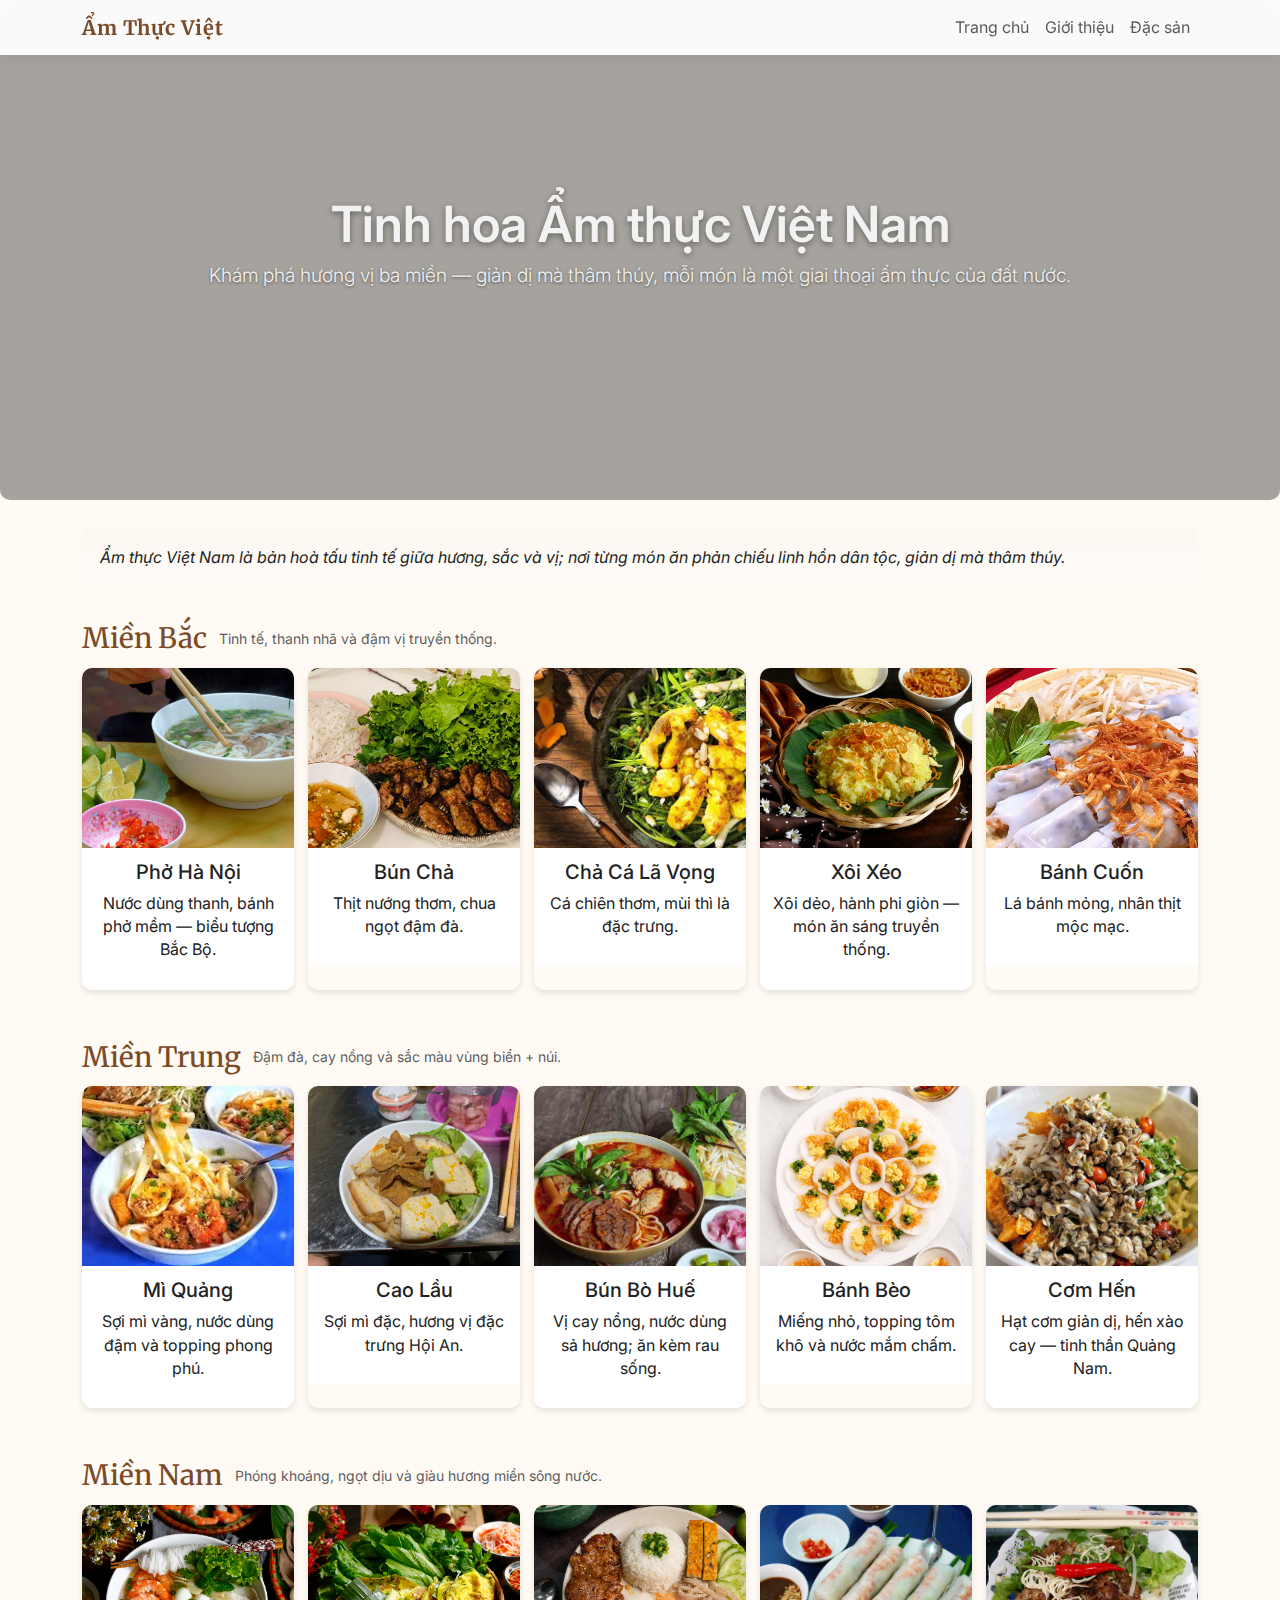
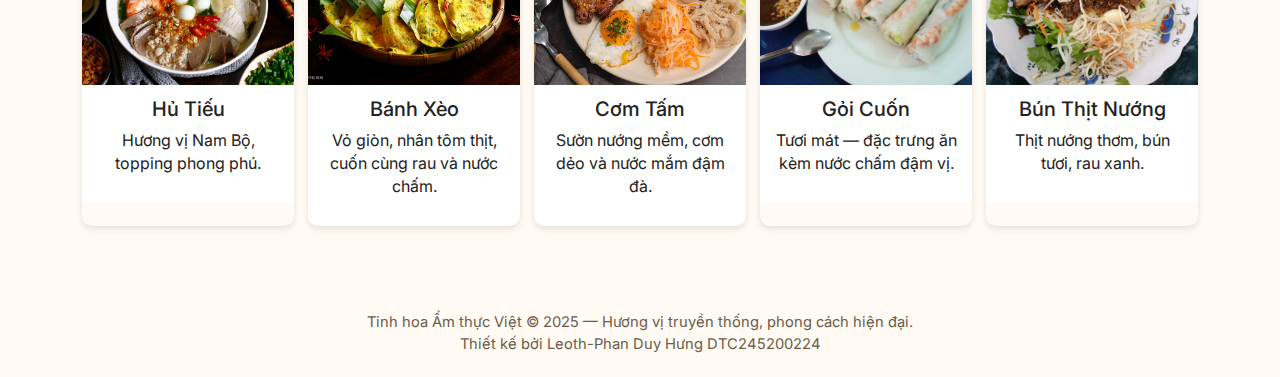
<file: index.html>
<!doctype html>
<html lang="vi">

<head>
    <meta charset="utf-8" />
    <meta name="viewport" content="width=device-width, initial-scale=1" />
    <title>Tinh hoa Ẩm thực Việt Nam</title>

    <!-- Bootstrap 5 CDN -->
    <link href="https://cdn.jsdelivr.net/npm/bootstrap@5.3.0/dist/css/bootstrap.min.css" rel="stylesheet">

    <!-- Fonts -->
    <link
        href="https://fonts.googleapis.com/css2?family=Merriweather:wght@300;700&family=Inter:wght@300;500;700&display=swap"
        rel="stylesheet">
    <link rel="stylesheet" href="css/VietFoods.css">
</head>

<body>
    <!-- NAVBAR -->
    <nav class="navbar navbar-expand-lg fixed-top">
        <div class="container">
            <a class="navbar-brand brand-title" href="#home">Ẩm Thực Việt</a>
            <button class="navbar-toggler" type="button" data-bs-toggle="collapse" data-bs-target="#navMenu">
                <span class="navbar-toggler-icon"></span>
            </button>
            <div class="collapse navbar-collapse" id="navMenu">
                <ul class="navbar-nav ms-auto align-items-lg-center">
                    <li class="nav-item"><a class="nav-link" href="#home">Trang chủ</a></li>
                    <li class="nav-item"><a class="nav-link" href="#gioi-thieu">Giới thiệu</a></li>
                    <li class="nav-item"><a class="nav-link" href="#dac-san">Đặc sản</a></li>
                </ul>
            </div>
        </div>
    </nav>

    <!-- HERO -->
    <header id="home" class="hero d-flex align-items-center text-light">
        <a href="https://vi.wikipedia.org/wiki/%E1%BA%A8m_th%E1%BB%B1c_Vi%E1%BB%87t_Nam" target="_blank">
        <div class="overlay"></div>
        <div class="container fade-in text-center">
            <h1>Tinh hoa Ẩm thực Việt Nam</h1>
            <p class="lead">
                Khám phá hương vị ba miền — giản dị mà thâm thúy, mỗi món là một giai thoại ẩm thực của đất nước.
            </p>
        </div>
        </a>
    </header>


    <main class="container" style="margin-top:28px;">

        <!-- INTRO -->
        <section id="gioi-thieu" class="intro fade-in">
            <p class="mb-0" style="font-style:italic;">
                Ẩm thực Việt Nam là bản hoà tấu tinh tế giữa hương, sắc và vị; nơi từng món ăn phản chiếu linh hồn dân
                tộc, giản dị mà thâm thúy.
            </p>
        </section>

        <!-- ĐẶC SẢN 3 MIỀN -->
        <section id="dac-san" class="fade-in">
            <!-- Bắc -->
            <div class="region">
                <div class="region-header">
                    <h3>Miền Bắc</h3>
                    <small class="text-muted">Tinh tế, thanh nhã và đậm vị truyền thống.</small>
                </div>
                <div class="dish-grid">
                    <!-- item -->
                    <figure class="dish-card">
                        <a href="https://vi.wikipedia.org/wiki/Ph%E1%BB%9F" target="_blank">
                            <img src="img/PhoHN.jpg" alt="Phở Hà Nội">
                            <figcaption class="overlay">
                                <div>
                                    <h5>Phở Hà Nội</h5>
                                    <p>Tô phở nghi ngút khói, nước dùng trong vắt được ninh từ xương bò nhiều giờ liền, dậy mùi gừng nướng và quế hồi. Bánh phở mềm, thịt bò tái chín vừa tới, thêm vài lát hành lá, giọt chanh, chút ớt cay – giản dị mà thanh tao như chính người Hà Nội.</p>
                                </div>
                            </figcaption>
                            <div class="card-body">
                                <h5>Phở Hà Nội</h5>
                                <p>Nước dùng thanh, bánh phở mềm — biểu tượng Bắc Bộ.</p>
                            </div>
                        </a>
                    </figure>

                    <figure class="dish-card">
                        <a href="https://vi.wikipedia.org/wiki/B%C3%BAn_ch%E1%BA%A3" target="_blank">
                            <img src="img/bunCha.jpg" alt="Bún Chả">
                            <figcaption class="overlay">
                                <div>
                                    <h5>Bún Chả</h5>
                                    <p>Món ăn đặc trưng Thủ đô, kết hợp chả thịt nướng thơm lừng, bún trắng tinh và nước mắm pha chua ngọt. Rau sống ăn kèm làm dịu vị béo, tạo nên hương vị hài hòa – đậm đà mà dân dã, vừa quen vừa thương.</p>
                                </div>
                            </figcaption>
                            <div class="card-body">
                                <h5>Bún Chả</h5>
                                <p>Thịt nướng thơm, chua ngọt đậm đà.</p>
                            </div>
                        </a>
                    </figure>

                    <figure class="dish-card">
                        <a href="https://vi.wikipedia.org/wiki/Ch%E1%BA%A3_c%C3%A1_L%C3%A3_V%E1%BB%8Dng"
                            target="_blank">
                            <img src="img/chaCaLaVong.jpg" alt="Chả Cá Lã Vọng">
                            <figcaption class="overlay">
                                <div>
                                    <h5>Chả Cá Lã Vọng</h5>
                                    <p>Món ngon trứ danh của đất Kinh kỳ, cá lăng cắt miếng ướp nghệ, thì là và hành, nướng sơ rồi xào nóng trên chảo mỡ. Ăn kèm bún, lạc rang và mắm tôm – mùi thơm lan tỏa, béo ngậy, gói trọn tinh túy ẩm thực Hà Thành.</p>
                                </div>
                            </figcaption>
                            <div class="card-body">
                                <h5>Chả Cá Lã Vọng</h5>
                                <p>Cá chiên thơm, mùi thì là đặc trưng.</p>
                            </div>
                        </a>
                    </figure>

                    <figure class="dish-card">
                        <a href="https://vi.wikipedia.org/wiki/X%C3%B4i" target="_blank">
                            <img src="img/xoiXeo.jpg" alt="Xôi Xéo">
                            <figcaption class="overlay">
                                <div>
                                    <h5>Xôi Xéo</h5>
                                    <p>Món xôi vàng óng, dẻo thơm, phủ lớp đậu xanh nghiền mịn và hành phi giòn tan. Chỉ đơn giản thế thôi mà đủ làm bữa sáng ấm lòng người Hà Nội trong những buổi sớm se lạnh.</p>
                                </div>
                            </figcaption>
                            <div class="card-body">
                                <h5>Xôi Xéo</h5>
                                <p>Xôi dẻo, hành phi giòn — món ăn sáng truyền thống.</p>
                            </div>
                        </a>
                    </figure>

                    <figure class="dish-card">
                        <a href="https://vi.wikipedia.org/wiki/B%C3%A1nh_cu%E1%BB%91n" target="_blank">
                            <img src="img/banhCuon.jpg" alt="Bánh Cuốn">
                            <figcaption class="overlay">
                                <div>
                                    <h5>Bánh Cuốn</h5>
                                    <p>Những lá bánh mỏng tang, mềm mịn, cuốn nhân thịt băm và mộc nhĩ. Khi chan nước mắm pha ấm nóng, ăn cùng chả lụa và hành phi – hương vị tinh tế mà thanh tao, đặc trưng miền Bắc.</p>
                                </div>
                            </figcaption>
                            <div class="card-body">
                                <h5>Bánh Cuốn</h5>
                                <p>Lá bánh mỏng, nhân thịt mộc mạc.</p>
                            </div>
                        </a>
                    </figure>
                </div>
            </div>

            <!-- Trung -->
            <div class="region">
                <div class="region-header">
                    <h3>Miền Trung</h3>
                    <small class="text-muted">Đậm đà, cay nồng và sắc màu vùng biển + núi.</small>
                </div>
                <div class="dish-grid">
                    <figure class="dish-card">
                        <a href="https://vi.wikipedia.org/wiki/M%C3%AC_Qu%E1%BA%A3ng" target="_blank">
                            <img src="img/MiQuang.jpg" alt="Mì Quảng">
                            <figcaption class="overlay">
                                <div>
                                    <h5>Mì Quảng</h5>
                                    <p>Đặc sản của đất Quảng Nam, nổi bật với sợi mì vàng dai, nước dùng sền sệt đậm đà từ tôm, thịt và trứng cút. Rắc thêm đậu phộng rang, rau sống Trà Quế, bánh tráng nướng giòn – tất cả hòa quyện tạo nên món ăn mộc mạc mà đậm hồn miền Trung.</p>
                                </div>
                            </figcaption>
                            <div class="card-body">
                                <h5>Mì Quảng</h5>
                                <p>Sợi mì vàng, nước dùng đậm và topping phong phú.</p>
                            </div>
                        </a>
                    </figure>

                    <figure class="dish-card">
                        <a href="https://vi.wikipedia.org/wiki/Cao_l%E1%BA%A7u" target="_blank">
                            <img src="img/caoLau.jpg" alt="Cao Lầu">
                            <figcaption class="overlay">
                                <div>
                                    <h5>Cao Lầu</h5>
                                    <p>Đặc sản trứ danh của phố cổ Hội An. Sợi mì vàng dẻo, dai nhờ được ngâm trong nước tro lấy từ củi ở Cù Lao Chàm. Món ăn kết hợp thịt xá xíu, tóp mỡ giòn và rau sống Trà Quế, tạo nên hương vị vừa mộc mạc vừa tinh tế — không lẫn với bất kỳ món mì nào khác.</p>
                                </div>
                            </figcaption>
                            <div class="card-body">
                                <h5>Cao Lầu</h5>
                                <p>Sợi mì đặc, hương vị đặc trưng Hội An.</p>
                            </div>
                        </a>
                    </figure>

                    <figure class="dish-card">
                        <a href="https://vi.wikipedia.org/wiki/B%C3%BAn_b%C3%B2_Hu%E1%BA%BF" target="_blank">
                            <img src="img/bunboHue.jpg" alt="Bún Bò Huế">
                            <figcaption class="overlay">
                                <div>
                                    <h5>Bún Bò Huế</h5>
                                    <p>Niềm tự hào của ẩm thực xứ kinh kỳ. Nước dùng đậm vị xương bò và giò heo, cay nồng đặc trưng với sả, mắm ruốc Huế và ớt sa tế. Mỗi tô bún thơm phức là sự kết tinh giữa sự cầu kỳ của người Huế và vị mạnh mẽ của miền Trung.</p>
                                </div>
                            </figcaption>
                            <div class="card-body">
                                <h5>Bún Bò Huế</h5>
                                <p>Vị cay nồng, nước dùng sả hương; ăn kèm rau sống.</p>
                            </div>
                        </a>
                    </figure>

                    <figure class="dish-card">
                        <a href="https://vi.wikipedia.org/wiki/B%C3%A1nh_b%C3%A8o" target="_blank">
                            <img src="img/banhBeo.jpg" alt="Bánh Bèo">
                            <figcaption class="overlay">
                                <div>
                                    <h5>Bánh Bèo</h5>
                                    <p>Món ăn dân dã mà tinh tế của vùng đất Thừa Thiên – Huế. Bánh mỏng tang, mềm mịn, trên rắc tôm cháy, hành phi và tóp mỡ giòn tan. Khi chan nước mắm pha chua ngọt, vị béo – mặn – ngọt hòa quyện tạo nên cảm giác nhẹ nhàng mà khó quên.</p>
                                </div>
                            </figcaption>
                            <div class="card-body">
                                <h5>Bánh Bèo</h5>
                                <p>Miếng nhỏ, topping tôm khô và nước mắm chấm.</p>
                            </div>
                        </a>
                    </figure>

                    <figure class="dish-card">
                        <a href="https://vi.wikipedia.org/wiki/C%C6%A1m_h%E1%BA%BFn" target="_blank">
                            <img src="img/comHen.jpg" alt="Cơm Hến">
                            <figcaption class="overlay">
                                <div>
                                    <h5>Cơm Hến</h5>
                                    <p>Món ăn dân dã của xứ Huế, được chế biến từ cơm nguội trộn với hến xào, tóp mỡ, lạc rang, rau thơm và mắm ruốc. Vị mặn, cay, chát, ngọt hòa quyện – giản dị mà đầy cuốn hút, thể hiện trọn vẹn tinh thần Huế.</p>
                                </div>
                            </figcaption>
                            <div class="card-body">
                                <h5>Cơm Hến</h5>
                                <p>Hạt cơm giản dị, hến xào cay — tinh thần Quảng Nam.</p>
                            </div>
                        </a>
                    </figure>
                </div>
            </div>

            <!-- Nam -->
            <div class="region">
                <div class="region-header">
                    <h3>Miền Nam</h3>
                    <small class="text-muted">Phóng khoáng, ngọt dịu và giàu hương miền sông nước.</small>
                </div>
                <div class="dish-grid">
                    <figure class="dish-card">
                        <a href="https://vi.wikipedia.org/wiki/H%E1%BB%A7_ti%E1%BA%BFu" target="_blank">
                            <img src="img/huTieu.jpg" alt="Hủ Tiếu">
                            <figcaption class="overlay">
                                <div>
                                    <h5>Hủ Tiếu</h5>
                                    <p>Món ăn phổ biến khắp Nam Bộ, đặc biệt là Sài Gòn và Mỹ Tho. Nước lèo được ninh từ xương heo, trong và ngọt tự nhiên. Sợi hủ tiếu mềm dai, dùng kèm thịt nạc, tôm, gan và trứng cút. Một bát hủ tiếu sáng là khởi đầu quen thuộc của người miền Nam</p>
                                </div>
                            </figcaption>
                            <div class="card-body">
                                <h5>Hủ Tiếu</h5>
                                <p>Hương vị Nam Bộ, topping phong phú.</p>
                            </div>
                        </a>
                    </figure>

                    <figure class="dish-card">
                        <a href="https://vi.wikipedia.org/wiki/B%C3%A1nh_x%C3%A8o" target="_blank">
                            <img src="img/banhXeo.jpg" alt="Bánh Xèo">
                            <figcaption class="overlay">
                                <div>
                                    <h5>Bánh Xèo</h5>
                                    <p>Bánh giòn rụm với lớp vỏ vàng óng, nhân tôm, thịt ba chỉ và giá đỗ. Khi ăn, cuốn bánh cùng rau sống, chấm nước mắm tỏi ớt chua ngọt. Tiếng “xèo” vui tai khi đổ bột lên chảo chính là nguồn gốc tên gọi — giản dị mà thân thương.</p>
                                </div>
                            </figcaption>
                            <div class="card-body">
                                <h5>Bánh Xèo</h5>
                                <p>Vỏ giòn, nhân tôm thịt, cuốn cùng rau và nước chấm.</p>
                            </div>
                        </a>
                    </figure>

                    <figure class="dish-card">
                        <a href="https://vi.wikipedia.org/wiki/C%C6%A1m_t%E1%BA%A5m" target="_blank">
                            <img src="img/comTam.jpg" alt="Cơm Tấm">
                            <figcaption class="overlay">
                                <div>
                                    <h5>Cơm Tấm</h5>
                                    <p>Món ăn biểu tượng của Sài Gòn. Cơm nấu từ hạt tấm vỡ, ăn cùng sườn nướng, bì, chả trứng, trứng ốp la và mỡ hành. Khi chan thêm nước mắm tỏi ớt, hương vị đậm đà lan tỏa khiến ai xa quê cũng nhớ mãi.</p>
                                </div>
                            </figcaption>
                            <div class="card-body">
                                <h5>Cơm Tấm</h5>
                                <p>Sườn nướng mềm, cơm dẻo và nước mắm đậm đà.</p>
                            </div>
                        </a>
                    </figure>

                    <figure class="dish-card">
                        <a href="https://vi.wikipedia.org/wiki/G%E1%BB%8Fi_cu%E1%BB%91n" target="_blank">
                            <img src="img/goiCuon.jpg" alt="Gỏi Cuốn">
                            <figcaption class="overlay">
                                <div>
                                    <h5>Gỏi Cuốn</h5>
                                    <p>Món ăn thanh mát, cuốn trong bánh tráng mỏng là tôm, thịt luộc, bún và rau thơm. Khi chấm vào tương đậu phộng béo ngậy, vị ngọt bùi hòa cùng vị tươi mát của rau khiến ai cũng dễ xiêu lòng.</p>
                                </div>
                            </figcaption>
                            <div class="card-body">
                                <h5>Gỏi Cuốn</h5>
                                <p>Tươi mát — đặc trưng ăn kèm nước chấm đậm vị.</p>
                            </div>
                        </a>
                    </figure>
                    <figure class="dish-card">
                        <a href="https://vi.wikipedia.org/wiki/B%C3%BAn_th%E1%BB%8Bt_n%C6%B0%E1%BB%9Bng" target="_blank">
                            <img src="img/Bun_thit_nuong.jpg" alt="Bún Thịt Nướng">
                            <figcaption class="overlay">
                                <div>
                                    <h5>Bún Thịt Nướng</h5>
                                    <p>Hương thơm của thịt nướng than hồng hòa cùng vị thanh của bún, rau sống và nước mắm pha tỏi ớt. Mỗi tô bún là sự kết hợp giữa vị béo, mặn, chua, ngọt – dung dị mà đậm đà phong vị Nam Bộ.</p>
                                </div>
                            </figcaption>
                            <div class="card-body">
                                <h5>Bún Thịt Nướng</h5>
                                <p>Thịt nướng thơm, bún tươi, rau xanh.</p>
                            </div>
                        </a>
                    </figure>
                </div>
            </div>
        </section>

        <footer class="mt-5">
            <div class="container">
                <div>Tinh hoa Ẩm thực Việt © 2025 — Hương vị truyền thống, phong cách hiện đại. <br> Thiết kế bởi
                    Leoth-Phan Duy Hưng DTC245200224</div>
            </div>
        </footer>
    </main>

    <!-- Bootstrap JS -->
    <script src="https://cdn.jsdelivr.net/npm/bootstrap@5.3.0/dist/js/bootstrap.bundle.min.js"></script>
    <script src="js/VietFoods.js"></script>
</body>

</html>
</file>
<file: css/VietFoods.css>
:root {
    --brown: #7a4b2a;
    --sand: #f7efe3;
    --accent: #d9a96b;
    --bg: #fffaf3;
    --card-radius: 14px;
}

header a{
    text-decoration: none;
    color: #f2f2f2;
}

html {
    scroll-behavior: smooth;
}

body {
    font-family: 'Inter', system-ui, -apple-system, "Segoe UI", Roboto, "Helvetica Neue", Arial;
    background: var(--bg);
    color: #222;
    line-height: 1.45;
}

/* NAV */
.navbar {
    background: rgba(255, 255, 255, 0.95);
    backdrop-filter: blur(4px);
    box-shadow: 0 4px 18px rgba(0, 0, 0, 0.06);
}

.brand-title {
    font-family: 'Merriweather', serif;
    font-weight: 700;
    color: var(--brown);
    letter-spacing: 0.6px;
}

/* HERO */
.hero {
    position: relative;
    height: 500px;
    background-image: url('https://hnm.1cdn.vn/2022/05/01/hanoimoi.com.vn-uploads-images-phananh-2022-05-01-_mam2.jpg');
    /* ảnh nền */
    background-size: cover;
    background-position: center;
    background-repeat: no-repeat;
    display: flex;
    align-items: center;
    justify-content: center;
    color: #fff;
    text-align: center;
    border-radius: 10px;
    overflow: hidden;
}

.hero .overlay {
    position: absolute;
    top: 0;
    left: 0;
    width: 100%;
    height: 100%;
    background: rgba(0, 0, 0, 0.35);
    /* lớp mờ để chữ nổi bật hơn */
}

.hero h1 {
    font-size: 50px;
    font-weight: 600;
    text-shadow: 0 2px 6px rgba(0, 0, 0, 0.4);
}

.hero .lead {
    font-size: 1.2rem;
    color: #f2f2f2;
    text-shadow: 0 1px 3px rgba(0, 0, 0, 0.5);
}

/* INTRO */
.intro {
    margin-top: 1.2rem;
    margin-bottom: 2rem;
    background: linear-gradient(180deg, rgba(250, 245, 240, 0.6), rgba(255, 255, 255, 0.4));
    padding: 18px;
    border-radius: 10px;
}

/* REGION / GRID */
.region {
    margin-top: 2.2rem;
    margin-bottom: 2.2rem;
}

.region-header {
    display: flex;
    align-items: center;
    gap: 12px;
    margin-bottom: 12px;
}

.region-header h3 {
    margin: 0;
    color: var(--brown);
    font-family: 'Merriweather', serif;
}

.dish-grid {
    display: grid;
    grid-template-columns: repeat(1, 1fr);
    gap: 14px;
}

@media(min-width:576px) {
    .dish-grid {
        grid-template-columns: repeat(2, 1fr);
    }
}

@media(min-width:900px) {
    .dish-grid {
        grid-template-columns: repeat(5, 1fr);
    }
}

.dish-card {
    position: relative;
    overflow: hidden;
    border-radius: 10px;
    box-shadow: 0 3px 6px rgba(0, 0, 0, 0.1);
    cursor: pointer;
    transition: transform 0.3s ease;
}

.dish-card:hover {
  transform: scale(1.03);
}

.dish-card a {
  display: block;
  color: inherit;
  text-decoration: none;
}

.dish-link {
  text-decoration: none;
  color: inherit;
  display: block;
}

.dish-link:hover .dish-card {
  transform: scale(1.03);
  transition: transform 0.25s ease;
  box-shadow: 0 6px 16px rgba(0, 0, 0, 0.2);
}

.dish-card img {
    width: 100%;
    height: 180px;
    /* 👈 điều chỉnh chiều cao theo ý bro, 180–220px là đẹp */
    object-fit: cover;
    /* Cắt ảnh theo khung, không méo */
    object-position: center;
    /* Căn giữa vùng cắt */
    display: block;
    transition: transform 0.4s ease;
}


.dish-card:hover img {
    transform: scale(1.05);
}

/* phần overlay hiển thị khi hover */
.dish-card .overlay {
    position: absolute;
    inset: 0;
    background: rgba(0, 0, 0, 0.6);
    color: #fff;
    display: flex;
    justify-content: center;
    align-items: center;
    opacity: 0;
    transform: translateY(100%);
    transition: all 0.4s ease;
    text-align: center;
    padding: 15px;
}

/* Khi hover thì overlay hiện lên */
.dish-card:hover .overlay {
    opacity: 1;
    transform: translateY(0);
}

/* Ẩn phần chữ ban đầu khi hover */
.dish-card .card-body {
    background: #fff;
    padding: 12px;
    text-align: center;
    transition: opacity 0.3s ease;
}

.dish-card:hover .card-body {
    opacity: 0;
}

/* fade in on scroll */
.fade-in {
    opacity: 0;
    transform: translateY(18px);
    transition: all .6s cubic-bezier(.2, .9, .3, 1);
}

.fade-in.show {
    opacity: 1;
    transform: translateY(0);
}

/* CONTACT */
.contact-card {
    background: linear-gradient(180deg, #fff9f2, #fff);
    padding: 18px;
    border-radius: 12px;
    box-shadow: 0 8px 24px rgba(120, 100, 70, 0.06);
}

footer {
    margin-top: 28px;
    padding: 22px 0;
    color: #6b5b4a;
    text-align: center;
    font-size: 0.92rem;
}
</file>
